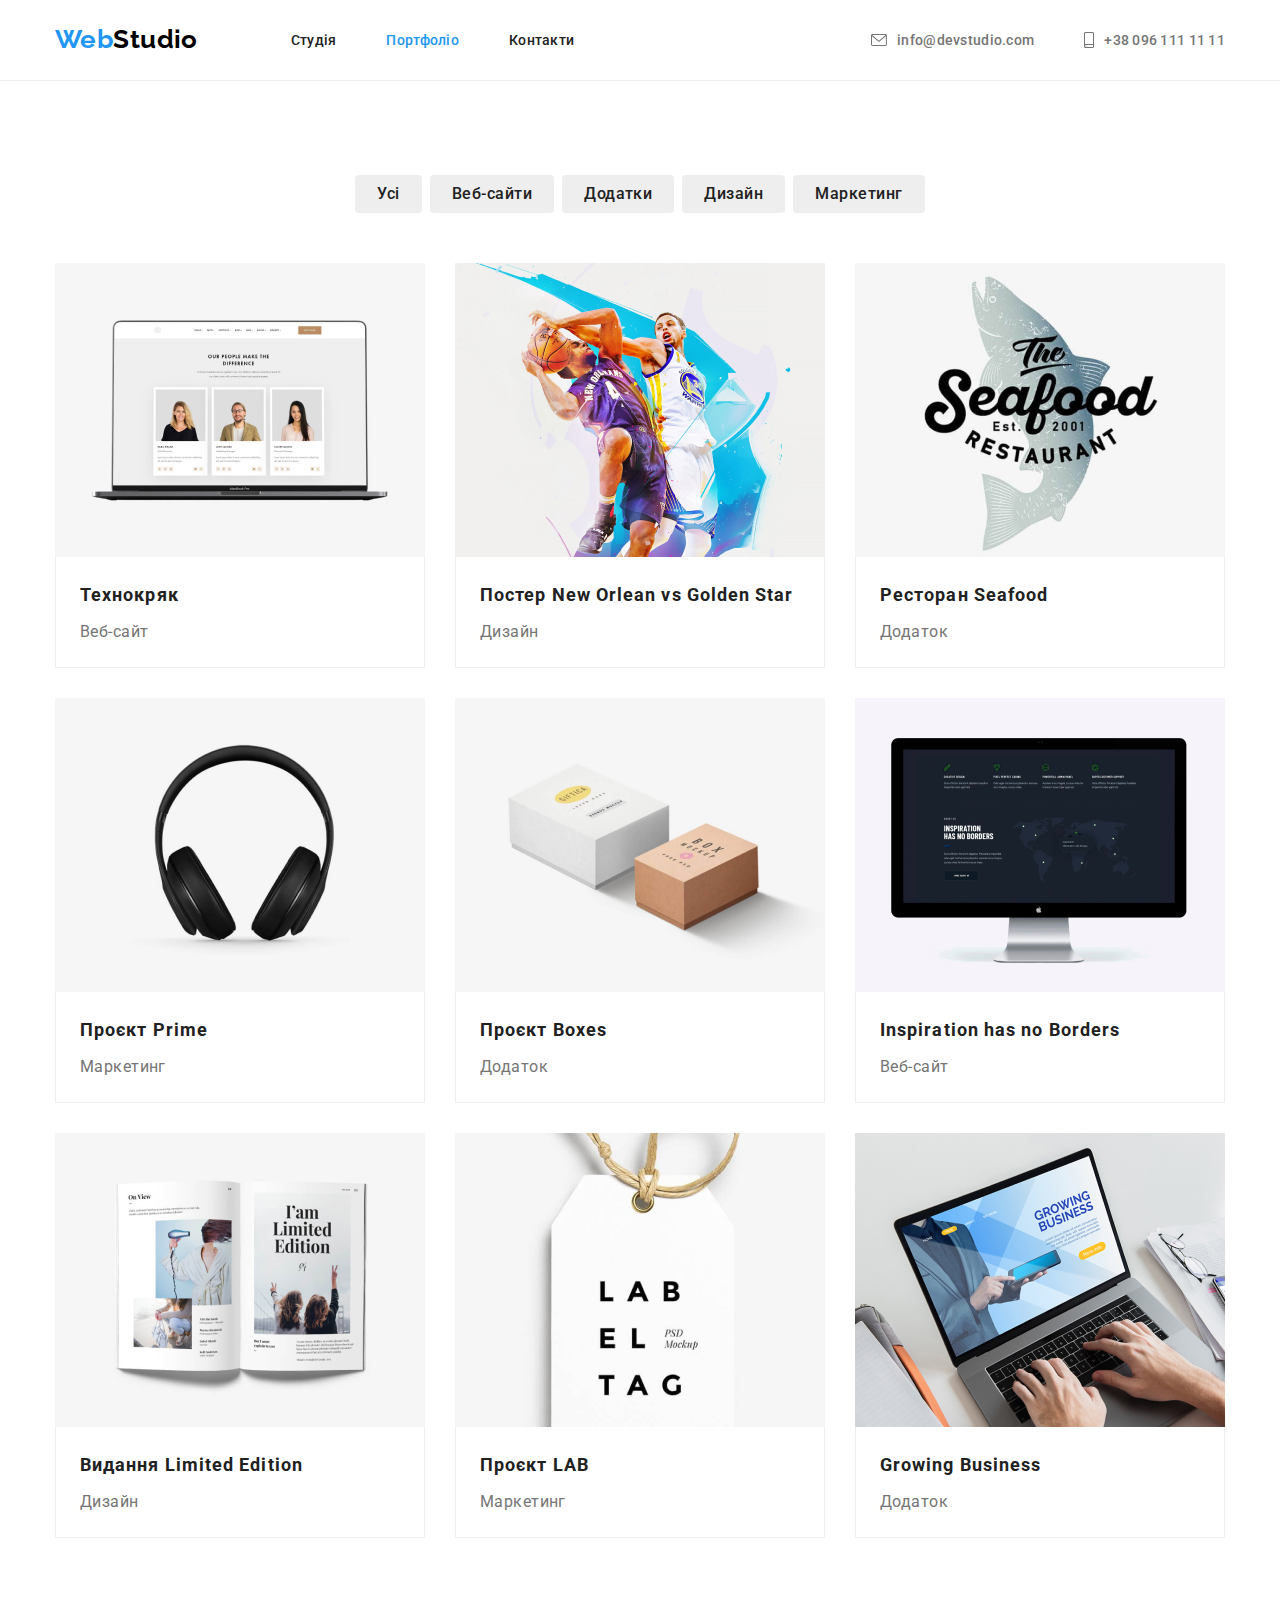
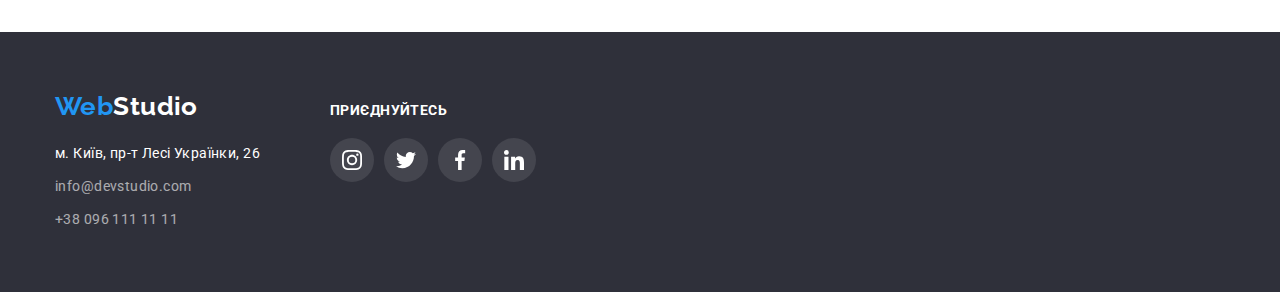
<file: portfolio.html>
<!DOCTYPE html>
<html lang="uk">
  <head>
    <meta charset="UTF-8" />
    <meta http-equiv="X-UA-Compatible" content="IE=edge" />
    <meta name="viewport" content="width=device-width, initial-scale=1.0" />
    <link
      rel="stylesheet"
      href="https://cdnjs.cloudflare.com/ajax/libs/modern-normalize/1.1.0/modern-normalize.css"
      integrity="sha512-Y0MM+V6ymRKN2zStTqzQ227DWhhp4Mzdo6gnlRnuaNCbc+YN/ZH0sBCLTM4M0oSy9c9VKiCvd4Jk44aCLrNS5Q=="
      crossorigin="anonymous"
      referrerpolicy="no-referrer"
    />
    <link rel="stylesheet" href="./styles.css/styles.css" />
    <link rel="preconnect" href="https://fonts.googleapis.com" />
    <link rel="preconnect" href="https://fonts.gstatic.com" crossorigin />
    <link
      href="https://fonts.googleapis.com/css2?family=Raleway:wght@700&family=Roboto:wght@400;500;700;900&display=swap"
      rel="stylesheet"
    />

    <title>WebStudio | Portfolio</title>
  </head>
  <body>
    <header class="page-header">
      <div class="container header-container">
        <a href="./index.html" class="header-logo"
          ><span class="active">Web</span>Studio</a
        >
        <nav>
          <ul class="list nav-items">
            <li><a href="./index.html" class="nav-item">Студія</a></li>
            <li>
              <a href="./portfolio.html" class="active nav-item">Портфоліо</a>
            </li>
            <li><a href="" class="nav-item">Контакти</a></li>
          </ul>
        </nav>
        <ul class="list header-contacts">
          <li class="display-flex header-contact">
            <svg class="icon mail">
              <use href="./images/icons.svg#icon-envelope"></use>
            </svg>
            <a href="mailto:info@devstudio.com" class="header-contact"
              >info@devstudio.com</a
            >
          </li>
          <li class="display-flex header-contact">
            <svg class="icon phone">
              <use href="./images/icons.svg#icon-smartphone"></use>
            </svg>

            <a href="tel:+380961111111" class="header-contact"
              >+38 096 111 11 11</a
            >
          </li>
        </ul>
      </div>
    </header>
    <main>
      <section class="section">
        <div class="container">
          <h1 class="hidden">Проєкти фірми</h1>
          <ul class="list radio-btns">
            <li><button class="radio-btn" type="button">Усі</button></li>
            <li><button class="radio-btn" type="button">Веб-сайти</button></li>
            <li><button class="radio-btn" type="button">Додатки</button></li>
            <li><button class="radio-btn" type="button">Дизайн</button></li>
            <li><button class="radio-btn" type="button">Маркетинг</button></li>
          </ul>
          <ul class="products list">
            <li class="product">
              <a href="#" class="product-link">
                <img
                  src="./images/img.jpg"
                  alt="Ноутбук, на якому відкритий сайт, що зображує фото трьох людех"
                  width="370"
                  height="294"
                  class="product-img"
                />
                <div class="product-description">
                  <h2 class="product-heading">Технокряк</h2>
                  <p class="product-text">Веб-сайт</p>
                </div>
              </a>
            </li>
            <li class="product">
              <a href="#" class="product-link">
                <img
                  src="./images/img-1.jpg"
                  alt="Один баскетболіст намагається перехопити м'яча в іншого"
                  width="370"
                  class="product-img"
                />
                <div class="product-description">
                  <h2 class="product-heading">
                    Постер New Orlean vs Golden Star
                  </h2>
                  <p class="product-text">Дизайн</p>
                </div>
              </a>
            </li>
            <li class="product">
              <a href="#" class="product-link">
                <img
                  src="./images/img-2.jpg"
                  alt="Логотип ресторану Seafood"
                  width="370"
                  class="product-img"
                />
                <div class="product-description">
                  <h2 class="product-heading">Ресторан Seafood</h2>
                  <p class="product-text">Додаток</p>
                </div>
              </a>
            </li>
            <li class="product">
              <a href="#" class="product-link">
                <img
                  src="./images/img-3.jpg"
                  alt="Чорні навушники"
                  width="370"
                  class="product-img"
                />
                <div class="product-description">
                  <h2 class="product-heading">Проєкт Prime</h2>
                  <p class="product-text">Маркетинг</p>
                </div>
              </a>
            </li>
            <li class="product">
              <a href="#" class="product-link">
                <img
                  src="./images/img-4.jpg"
                  alt="Дві коробки"
                  width="370"
                  class="product-img"
                />
                <div class="product-description">
                  <h2 class="product-heading">Проєкт Boxes</h2>
                  <p class="product-text">Додаток</p>
                </div>
              </a>
            </li>
            <li class="product">
              <a href="#" class="product-link">
                <img
                  src="./images/img-5.jpg"
                  alt="Монітор, що зображує сайт проєкту Inspiration has no Borders"
                  width="370"
                  class="product-img"
                />
                <div class="product-description">
                  <h2 class="product-heading">Inspiration has no Borders</h2>
                  <p class="product-text">Веб-сайт</p>
                </div>
              </a>
            </li>
            <li class="product">
              <a href="#" class="product-link">
                <img
                  src="./images/img-6.jpg"
                  alt="Відкрити книга"
                  width="370"
                  class="product-img"
                />
                <div class="product-description">
                  <h2 class="product-heading">Видання Limited Edition</h2>
                  <p class="product-text">Дизайн</p>
                </div>
              </a>
            </li>
            <li class="product">
              <a href="#" class="product-link">
                <img
                  src="./images/img-7.jpg"
                  alt="Бірка з написом Lab El Tag"
                  width="370"
                  class="product-img"
                />
                <div class="product-description">
                  <h2 class="product-heading">Проєкт LAB</h2>
                  <p class="product-text">Маркетинг</p>
                </div>
              </a>
            </li>
            <li class="product">
              <a href="#" class="product-link">
                <img
                  src="./images/img-8.jpg"
                  alt="Людина працює за ноутбуком, на якому відкритий додаток Growing Business"
                  width="370"
                  class="product-img"
                />
                <div class="product-description">
                  <h2 class="product-heading">Growing Business</h2>
                  <p class="product-text">Додаток</p>
                </div>
              </a>
            </li>
          </ul>
        </div>
      </section>
    </main>
    <footer class="page-footer">
      <div class="container footer">
        <div>
          <a href="./index.html" class="footer-logo"
            ><span class="active">Web</span>Studio</a
          >
          <address>
            <ul class="list">
              <li class="footer-address">
                <a
                  href="https://www.google.com/maps/place/Lesi+Ukrainky+Blvd,+26,+Kyiv,+02000/@50.4265841,30.5361971,17z/data=!3m1!4b1!4m5!3m4!1s0x40d4cf0e033ecbe9:0x57a4dffefec77da0!8m2!3d50.4265807!4d30.5383858"
                  target="_blank"
                  class="address-link first"
                  >м. Київ, пр-т Лесі Українки, 26</a
                >
              </li>
              <li class="footer-address">
                <a href="mailto:info@devstudio.com" class="address-link"
                  >info@devstudio.com</a
                >
              </li>
              <li class="footer-address">
                <a href="tel:+380961111111" class="address-link"
                  >+38 096 111 11 11</a
                >
              </li>
            </ul>
          </address>
        </div>
        <div class="footer-join-us">
          <b class="footer-subheading">приєднуйтесь</b>
          <ul class="list social-media-icons">
            <li class="social-media-icon-bcg">
              <a href="#" class="social-media-link footer-icon">
                <svg class="social-media-icon">
                  <use href="./images/icons.svg#icon-instagram-2"></use>
                </svg>
              </a>
            </li>
            <li class="social-media-icon-bcg">
              <a href="#" class="social-media-link footer-icon">
                <svg class="social-media-icon">
                  <use href="./images/icons.svg#icon-twitter-1"></use>
                </svg>
              </a>
            </li>
            <li class="social-media-icon-bcg">
              <a href="#" class="social-media-link footer-icon">
                <svg class="social-media-icon">
                  <use href="./images/icons.svg#icon-facebook-1"></use>
                </svg>
              </a>
            </li>
            <li class="social-media-icon-bcg">
              <a href="#" class="social-media-link footer-icon">
                <svg class="social-media-icon">
                  <use href="./images/icons.svg#icon-linkedin-1"></use>
                </svg>
              </a>
            </li>
          </ul>
        </div>
      </div>
    </footer>
  </body>
</html>
</file>
<file: styles.css/styles.css>
:root {
  --main-font: "Roboto", sans-serif;
  --logo-font: "Raleway", sans-serif;
  --accent: #2196f3;
  --black-text: #212121;
  --grey-text: #757575;
  --black-background: #2f303a;
  --grey-button: #f5f4fa;
  --white: #fff;
  --black: #000;
  --grey: #eee;
  --social-media-icon: #afb1b8;
}

*,
*::after,
*::before {
  box-sizing: border-box;
}

h1,
h2,
h3,
p,
b {
  margin: 0;
}

a {
  color: inherit;
}

body {
  font-family: var(--main-font);
  color: var(--grey-text);
  letter-spacing: 0.03em;
  font-size: 14px;
}

img {
  display: block;
  max-width: 100%;
  height: auto;
}

.list {
  list-style: none;
  margin: 0;
  padding: 0;
}

.container {
  width: 1200px;
  margin: 0 auto;
  padding-left: 15px;
  padding-right: 15px;
}

.section {
  padding-top: 94px;
  padding-bottom: 94px;
}

/* Header */

.page-header {
  border-bottom: 1px solid #ececec;
}

.header-container {
  display: flex;
  align-items: center;
}

/* logo */

.header-logo {
  margin-right: 93px;
  padding-top: 24px;
  padding-bottom: 25px;

  text-decoration: none;
  font-family: var(--logo-font);
  font-size: 26px;
  font-weight: 700;

  color: var(--black);
}

/* nav */

.nav-items {
  display: flex;
  gap: 50px;
}

.nav-item,
.nav-item:visited {
  padding-top: 32px;
  padding-bottom: 32px;

  color: var(--black-text);

  text-decoration: none;
  letter-spacing: 0.02em;
  font-weight: 500;

  transition-property: color;
  transition-duration: 250ms;
  transition-timing-function: cubic-bezier(0.4, 0, 0.2, 1);
}

.active,
.active:visited,
.nav-item:hover,
.nav-item:focus {
  color: var(--accent);
}

/* contacts */

.header-contacts {
  display: flex;
  gap: 50px;
  margin-left: auto;
  padding-top: 32px;
  padding-bottom: 32px;
}

.header-contact {
  display: flex;
  gap: 10px;
  align-items: center;

  color: inherit;
  text-decoration: none;
  letter-spacing: 0.02em;
  font-weight: 500;

  transition-property: color;
  transition-duration: 250ms;
  transition-timing-function: cubic-bezier(0.4, 0, 0.2, 1);
}

.header-contact:hover,
.header-contact:focus {
  color: var(--accent);
  cursor: pointer;
}

/* hero */

.hero {
  min-height: 600px;
  max-width: 1600px;
  margin: 0 auto;

  text-align: center;
  padding-top: 200px;
  padding-bottom: 200px;

  background-image: linear-gradient(
      to right,
      rgba(47, 48, 58, 0.4),
      rgba(47, 48, 58, 0.4)
    ),
    url("../images/hero-bcg.jpg");

  background-size: cover;
  background-position: center;
  background-repeat: no-repeat;
}

.hero-heading {
  margin: 0 auto 30px;
  width: 696px;

  color: var(--white);

  text-transform: uppercase;
  font-weight: 900;
  font-size: 44px;
  line-height: 1.36;
  letter-spacing: 0.06em;
}

.primary-btn {
  padding: 10px 32px;
  min-width: 216px;
  text-align: center;
  border-radius: 4px;

  color: var(--white);
  background-color: var(--accent);
  border: none;

  font-family: var(--main-font);
  font-weight: 700;
  letter-spacing: 0.06em;
  font-size: 16px;
  line-height: 1.88;

  cursor: pointer;
}

/* hidden headings */

.hidden {
  position: absolute;
  white-space: nowrap;
  width: 1px;
  height: 1px;
  overflow: hidden;
  border: 0;
  padding: 0;
  clip: rect(0 0 0 0);
  clip-path: inset(50%);
  margin: -1px;
}

/* features section */

.features {
  display: flex;
  gap: 30px;
  padding-bottom: 0;
}

.features-subsection {
  width: 270px;
}

.features-subsection > .icon {
  background-color: var(--grey-button);
  margin-bottom: 30px;
}

.features-heading {
  margin-bottom: 10px;

  font-weight: 700;
  font-size: 14px;
  text-transform: uppercase;

  color: var(--black-text);
}

.features-paragraph {
  line-height: 1.71;
}

/* activities section*/

.activities-photos {
  display: flex;
  gap: 30px;
}

.section-heading {
  margin-bottom: 50px;
  text-align: center;

  color: var(--black-text);

  font-weight: 700;
  font-size: 36px;
}

/* team section */

.team {
  background-color: var(--grey-button);
}

.team.list {
  display: flex;
  gap: 30px;

  text-align: center;
}

.team-subsection {
  border-radius: 0 0 4px 4px;
  box-shadow: 0px 1px 3px rgba(0, 0, 0, 0.12), 0px 1px 1px rgba(0, 0, 0, 0.14),
    0px 2px 1px rgba(0, 0, 0, 0.2);
  background-color: var(--white);
}

.team-description {
  padding-top: 30px;
  padding-bottom: 30px;
}

.team-name {
  color: var(--black-text);

  font-weight: 500;
  font-size: 16px;

  margin-bottom: 10px;
}

.team-text {
  font-size: 16px;
  margin-bottom: 16px;
}

.social-media-link {
  display: flex;
  justify-content: center;
  align-items: center;

  width: 100%;
  height: 100%;

  border-radius: 50%;
  color: var(--social-media-icon);

  transition-property: color, background-color;
  transition-duration: 250ms;
  transition-timing-function: cubic-bezier(0.4, 0, 0.2, 1);
}

.social-media-link:hover,
.social-media-link:focus {
  background-color: var(--accent);
  color: var(--white);
}

/* clients */

.clients {
  display: flex;
  justify-content: center;
  gap: 30px;
}

.client-icon {
  width: 106px;
  height: 60px;
}

.client {
  width: 170px;
  height: 92px;
}

.client-link {
  display: flex;
  justify-content: center;
  align-items: center;

  width: 100%;
  height: 100%;

  border: 1px solid var(--social-media-icon);
  border-radius: 4px;

  color: var(--social-media-icon);

  transition-property: color, border-color;
  transition-duration: 250ms;
  transition-timing-function: cubic-bezier(0.4, 0, 0.2, 1);
}

.client-link:hover,
.client-link:focus {
  color: var(--accent);
  border-color: var(--accent);
  cursor: pointer;
}

.first-icon {
  width: 41px;
  height: 47px;
}

.second-icon {
  width: 40px;
  height: 52px;
}

.third-icon {
  width: 43px;
  height: 41px;
}

.fourth-icon {
  width: 84px;
  height: 41px;
}

.fifth-icon {
  width: 63px;
  height: 45px;
}

.sixth-icon {
  width: 94px;
  height: 44px;
}

/* footer */

.footer.container {
  display: flex;
  gap: 70px;
  align-items: baseline;
}

.page-footer {
  padding-top: 60px;
  padding-bottom: 60px;
  background-color: var(--black-background);
}

.footer-logo {
  display: block;
  margin-bottom: 20px;
  width: 200px;

  text-decoration: none;
  font-family: var(--logo-font);
  font-size: 26px;
  font-weight: 700;

  color: var(--white);
}

.footer-address {
  display: block;
}

.footer-address:not(:last-child) {
  margin-bottom: 9px;
}

.address-link,
.address-link:visited {
  display: block;
  color: var(--white);
  opacity: 0.6;

  text-decoration: none;
  font-weight: 400;
  font-style: normal;
  line-height: 1.71;

  transition-property: color;
  transition-duration: 250ms;
  transition-timing-function: cubic-bezier(0.4, 0, 0.2, 1);
}

.first,
.first:visited {
  opacity: 1;
}

.address-link:hover,
.address-link:focus {
  color: var(--accent);
}

.footer-subheading {
  display: inline-block;
  margin-bottom: 20px;
  font-weight: 700;

  text-transform: uppercase;
  text-decoration: none;

  color: var(--white);
}

.social-media-link.footer-icon {
  color: var(--white);
}

/* portfolio page */

/* radio buttons */

.radio-btns {
  display: flex;
  justify-content: center;
  gap: 8px;
  margin-bottom: 50px;
}

.radio-btn {
  padding: 6px 22px;
  border-radius: 4px;

  color: var(--black-text);
  background-color: var(--grey);
  border: none;

  font-family: var(--main-font);
  font-weight: 500;
  font-size: 16px;
  line-height: 1.62;
  letter-spacing: 0.03em;

  cursor: pointer;

  transition-property: color, background-color, box-shadow;
  transition-duration: 250ms;
  transition-timing-function: cubic-bezier(0.4, 0, 0.2, 1);
}

.radio-btn:hover,
.radio-btn:focus {
  color: var(--white);
  background-color: var(--accent);
  box-shadow: 0px 3px 1px rgba(0, 0, 0, 0.1), 0px 1px 2px rgba(0, 0, 0, 0.08),
    0px 2px 2px rgba(0, 0, 0, 0.12);
}

/* products */

.products {
  display: flex;
  gap: 30px;
  flex-wrap: wrap;
}

.product {
  width: 370px;
  margin: 0;
}

.product-link {
  display: block;

  text-decoration: none;

  transition-property: box-shadow;
  transition-duration: 250ms;
  transition-timing-function: cubic-bezier(0.4, 0, 0.2, 1);
}

.product-link:hover,
.product-link:focus {
  box-shadow: 0px 1px 1px rgba(0, 0, 0, 0.12), 0px 4px 4px rgba(0, 0, 0, 0.06),
    1px 4px 6px rgba(0, 0, 0, 0.16);
}

.product-description {
  padding: 20px 24px;

  border: 1px solid var(--grey);
  border-top: none;
}

.product-heading {
  font-weight: 700;
  line-height: 2;
  font-size: 18px;
  letter-spacing: 0.06em;

  color: var(--black-text);
}

.product-text {
  margin-top: 4px;

  font-size: 16px;
  line-height: 1.88;
}

/* icons */

.icon {
  display: block;
}

.icon.mail {
  width: 16px;
  height: 12px;
}

.icon.phone {
  width: 10px;
  height: 16px;
}

.feature-icon {
  width: 70px;
  height: 70px;
}

.icon-container {
  height: 120px;
  display: flex;
  justify-content: center;
  align-items: center;
  margin-bottom: 30px;

  background-color: var(--grey-button);
}

.social-media-icon {
  width: 20px;
  height: 20px;
}

.social-media-icons {
  display: flex;
  justify-content: center;
  gap: 10px;
  align-items: center;
}

.social-media-icon-bcg {
  width: 44px;
  height: 44px;

  border-radius: 50%;

  color: var(--social-media-icon);
  background-color: rgba(255, 255, 255, 0.1);
}
</file>
